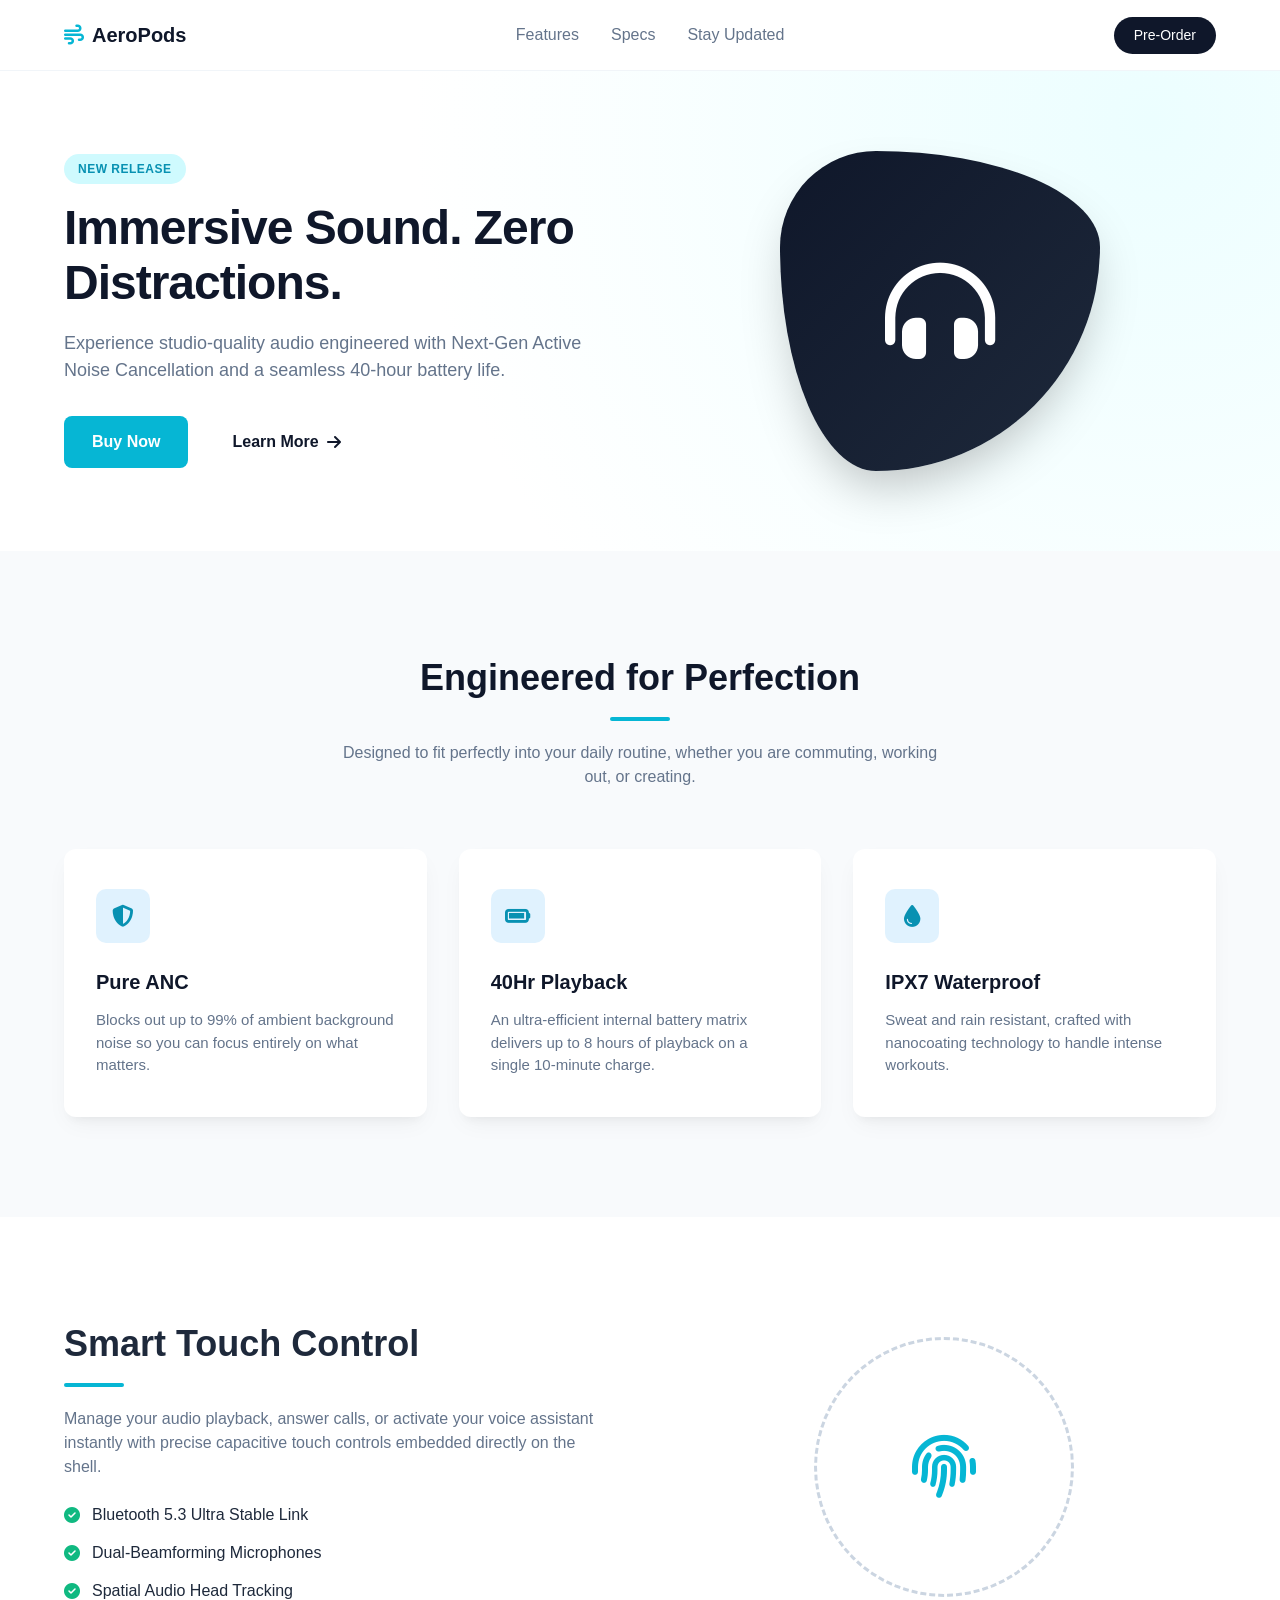
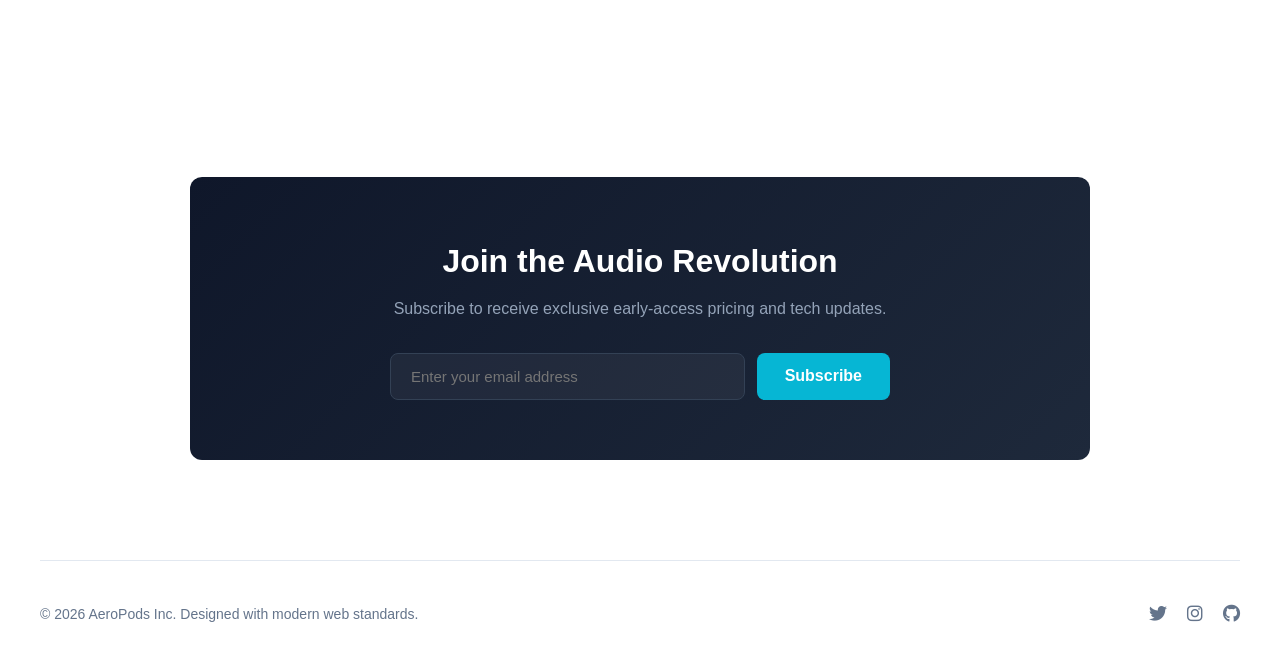
<file: task-2-Landing-Page/index.html>
<!DOCTYPE html>
<html lang="en">
<head>
    <meta charset="UTF-8">
    <meta name="viewport" content="width=device-width, initial-scale=1.0">
    <title>AeroPods | The Future of Sound</title>
    <link rel="stylesheet" href="style.css">
    <link rel="stylesheet" href="https://cdnjs.cloudflare.com/ajax/libs/font-awesome/6.4.0/css/all.min.css">
</head>
<body>

    <nav class="navbar">
        <div class="container nav-container">
            <a href="#" class="logo"><i class="fas fa-wind"></i> AeroPods</a>
            <ul class="nav-links">
                <li><a href="#features">Features</a></li>
                <li><a href="#specs">Specs</a></li>
                <li><a href="#newsletter">Stay Updated</a></li>
            </ul>
            <a href="#buy" class="nav-btn">Pre-Order</a>
        </div>
    </nav>

    <header class="hero">
        <div class="container hero-grid">
            <div class="hero-text">
                <span class="badge">New Release</span>
                <h1>Immersive Sound. Zero Distractions.</h1>
                <p>Experience studio-quality audio engineered with Next-Gen Active Noise Cancellation and a seamless 40-hour battery life.</p>
                <div class="hero-cta">
                    <a href="#buy" class="btn btn-primary">Buy Now</a>
                    <a href="#features" class="btn btn-secondary">Learn More <i class="fas fa-arrow-right"></i></a>
                </div>
            </div>
            <div class="hero-image">
                <div class="product-blob">
                    <i class="fas fa-headphones-alt"></i>
                </div>
            </div>
        </div>
    </header>

    <section id="features" class="features-section">
        <div class="container">
            <div class="section-header">
                <h2>Engineered for Perfection</h2>
                <div class="accent-line"></div>
                <p>Designed to fit perfectly into your daily routine, whether you are commuting, working out, or creating.</p>
            </div>
            
            <div class="features-grid">
                <div class="feature-card">
                    <div class="icon-box"><i class="fas fa-shield-halved"></i></div>
                    <h3>Pure ANC</h3>
                    <p>Blocks out up to 99% of ambient background noise so you can focus entirely on what matters.</p>
                </div>
                <div class="feature-card">
                    <div class="icon-box"><i class="fas fa-battery-full"></i></div>
                    <h3>40Hr Playback</h3>
                    <p>An ultra-efficient internal battery matrix delivers up to 8 hours of playback on a single 10-minute charge.</p>
                </div>
                <div class="feature-card">
                    <div class="icon-box"><i class="fas fa-tint"></i></div>
                    <h3>IPX7 Waterproof</h3>
                    <p>Sweat and rain resistant, crafted with nanocoating technology to handle intense workouts.</p>
                </div>
            </div>
        </div>
    </section>

    <section id="specs" class="specs-section">
        <div class="container specs-grid">
            <div class="specs-content">
                <h2>Smart Touch Control</h2>
                <div class="accent-line left"></div>
                <p>Manage your audio playback, answer calls, or activate your voice assistant instantly with precise capacitive touch controls embedded directly on the shell.</p>
                <ul class="specs-list">
                    <li><i class="fas fa-check-circle"></i> Bluetooth 5.3 Ultra Stable Link</li>
                    <li><i class="fas fa-check-circle"></i> Dual-Beamforming Microphones</li>
                    <li><i class="fas fa-check-circle"></i> Spatial Audio Head Tracking</li>
                </ul>
            </div>
            <div class="specs-graphic">
                <div class="circle-ui">
                    <i class="fas fa-fingerprint"></i>
                </div>
            </div>
        </div>
    </section>

    <section id="newsletter" class="newsletter-section">
        <div class="container newsletter-box">
            <h2>Join the Audio Revolution</h2>
            <p>Subscribe to receive exclusive early-access pricing and tech updates.</p>
            <form class="newsletter-form" onsubmit="event.preventDefault();">
                <input type="email" placeholder="Enter your email address" required>
                <button type="submit" class="btn btn-primary">Subscribe</button>
            </form>
        </div>
    </section>

    <footer>
        <div class="container footer-content">
            <p>© 2026 AeroPods Inc. Designed with modern web standards.</p>
            <div class="footer-socials">
                <a href="#"><i class="fab fa-twitter"></i></a>
                <a href="#"><i class="fab fa-instagram"></i></a>
                <a href="#"><i class="fab fa-github"></i></a>
            </div>
        </div>
    </footer>

</body>
</html>
</file>
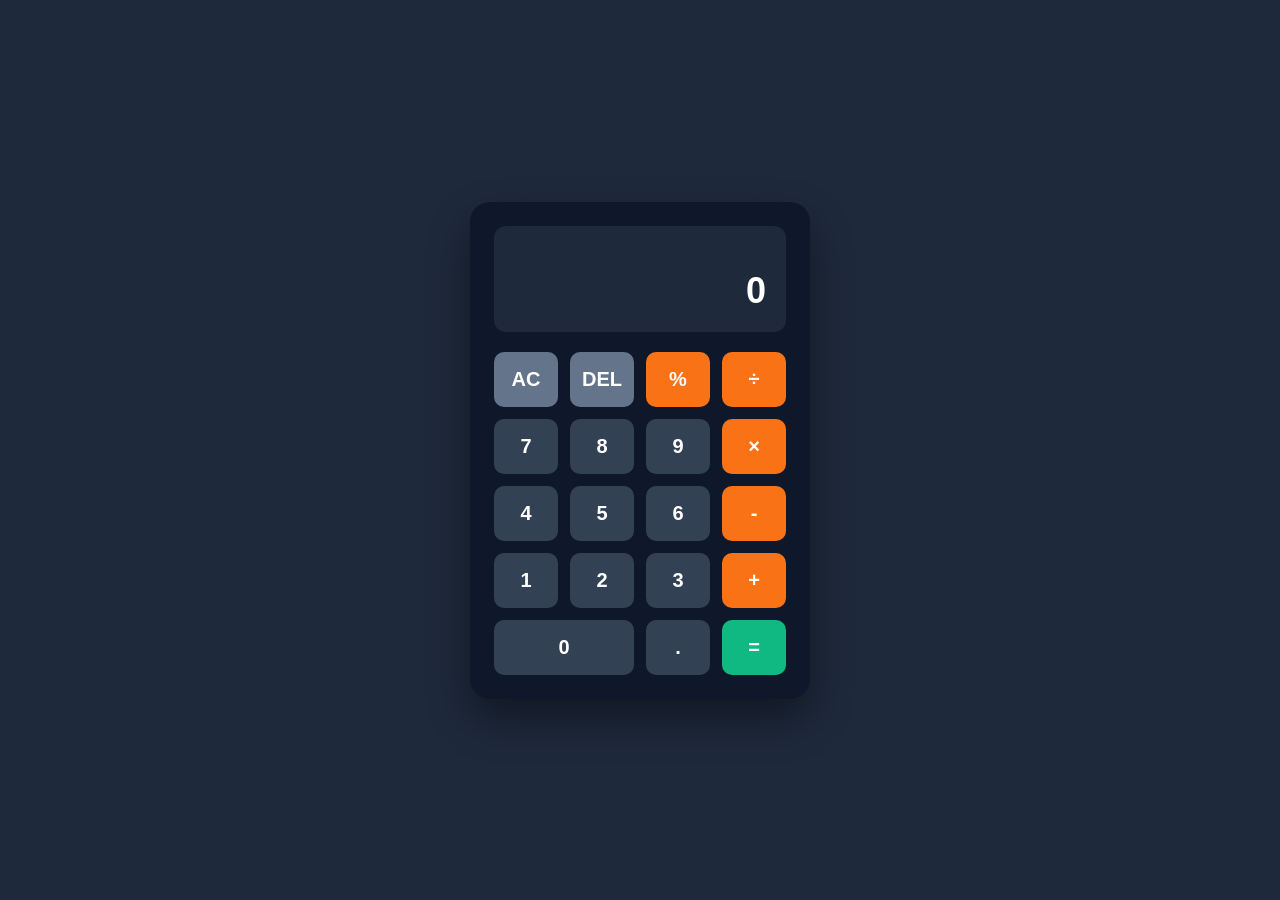
<file: task-3-Calculator/index.html>
<!DOCTYPE html>
<html lang="en">
<head>
    <meta charset="UTF-8">
    <meta name="viewport" content="width=device-width, initial-scale=1.0">
    <title>CodSoft Task 3 | Standard Calculator</title>
    <link rel="stylesheet" href="style.css">
</head>
<body>

    <div class="calculator">
        <div class="display">
            <div class="previous-operand" id="previous-display"></div>
            <div class="current-operand" id="current-display">0</div>
        </div>

        <div class="buttons">
            <button class="btn fn" data-action="clear">AC</button>
            <button class="btn fn" data-action="delete">DEL</button>
            <button class="btn op" data-value="%">%</button>
            <button class="btn op" data-value="/">÷</button>

            <button class="btn" data-value="7">7</button>
            <button class="btn" data-value="8">8</button>
            <button class="btn" data-value="9">9</button>
            <button class="btn op" data-value="*">×</button>

            <button class="btn" data-value="4">4</button>
            <button class="btn" data-value="5">5</button>
            <button class="btn" data-value="6">6</button>
            <button class="btn op" data-value="-">-</button>

            <button class="btn" data-value="1">1</button>
            <button class="btn" data-value="2">2</button>
            <button class="btn" data-value="3">3</button>
            <button class="btn op" data-value="+">+</button>

            <button class="btn zero" data-value="0">0</button>
            <button class="btn" data-value=".">.</button>
            <button class="btn equal" data-action="calculate">=</button>
        </div>
    </div>

    <script src="script.js"></script>
</body>
</html>
</file>
<file: task-2-Landing-Page/style.css>
:root {
    --primary: #0f172a;
    --accent: #06b6d4;
    --accent-hover: #0891b2;
    --text-dark: #1e293b;
    --text-light: #64748b;
    --bg-light: #f8fafc;
    --bg-white: #ffffff;
    --radius: 12px;
    --shadow: 0 10px 25px -5px rgba(0, 0, 0, 0.05), 0 8px 10px -6px rgba(0, 0, 0, 0.05);
    --transition: all 0.3s cubic-bezier(0.4, 0, 0.2, 1);
}

* {
    margin: 0;
    padding: 0;
    box-sizing: border-box;
}

html {
    scroll-behavior: smooth;
}

body {
    font-family: -apple-system, BlinkMacSystemFont, "Segoe UI", Roboto, Helvetica, Arial, sans-serif;
    color: var(--text-dark);
    background-color: var(--bg-white);
    line-height: 1.5;
}

.container {
    max-width: 1200px;
    margin: 0 auto;
    padding: 0 24px;
}

.navbar {
    position: sticky;
    top: 0;
    background: rgba(255, 255, 255, 0.85);
    backdrop-filter: blur(12px);
    z-index: 1000;
    border-bottom: 1px solid #f1f5f9;
}

.nav-container {
    display: flex;
    justify-content: space-between;
    align-items: center;
    height: 70px;
}

.logo {
    font-size: 20px;
    font-weight: 700;
    color: var(--primary);
    text-decoration: none;
    display: flex;
    align-items: center;
    gap: 8px;
}

.logo i {
    color: var(--accent);
}

.nav-links {
    display: flex;
    list-style: none;
    gap: 32px;
}

.nav-links a {
    text-decoration: none;
    color: var(--text-light);
    font-weight: 500;
    transition: var(--transition);
}

.nav-links a:hover {
    color: var(--accent);
}

.nav-btn {
    text-decoration: none;
    background: var(--primary);
    color: var(--bg-white);
    padding: 8px 20px;
    border-radius: 30px;
    font-weight: 500;
    font-size: 14px;
    transition: var(--transition);
}

.nav-btn:hover {
    background: var(--accent);
    transform: translateY(-1px);
}

.hero {
    padding: 80px 0;
    background: radial-gradient(circle at 90% 10%, #ecfeff 0%, var(--bg-white) 60%);
    overflow: hidden;
}

.hero-grid {
    display: grid;
    grid-template-columns: 1fr 1fr;
    gap: 48px;
    align-items: center;
}

.hero-text {
    max-width: 540px;
}

.badge {
    background: #cffafe;
    color: var(--accent-hover);
    padding: 6px 14px;
    border-radius: 20px;
    font-size: 12px;
    font-weight: 600;
    text-transform: uppercase;
    letter-spacing: 0.5px;
    display: inline-block;
    margin-bottom: 16px;
}

.hero h1 {
    font-size: 48px;
    font-weight: 800;
    line-height: 1.15;
    letter-spacing: -1px;
    margin-bottom: 20px;
    color: var(--primary);
}

.hero p {
    font-size: 18px;
    color: var(--text-light);
    margin-bottom: 32px;
}

.hero-cta {
    display: flex;
    gap: 16px;
}

.btn {
    display: inline-flex;
    align-items: center;
    gap: 8px;
    padding: 14px 28px;
    border-radius: 8px;
    font-size: 16px;
    font-weight: 600;
    text-decoration: none;
    transition: var(--transition);
    cursor: pointer;
    border: none;
}

.btn-primary {
    background: var(--accent);
    color: var(--bg-white);
}

.btn-primary:hover {
    background: var(--accent-hover);
    transform: translateY(-2px);
    box-shadow: 0 10px 20px -10px var(--accent);
}

.btn-secondary {
    background: transparent;
    color: var(--primary);
}

.btn-secondary:hover {
    color: var(--accent);
    transform: translateX(4px);
}

.hero-image {
    display: flex;
    justify-content: center;
    align-items: center;
}

.product-blob {
    width: 320px;
    height: 320px;
    background: linear-gradient(135deg, var(--primary) 0%, #1e293b 100%);
    border-radius: 30% 70% 70% 30% / 30% 30% 70% 70%;
    display: flex;
    justify-content: center;
    align-items: center;
    box-shadow: 0 25px 50px -12px rgba(0,0,0,0.25);
    animation: morphing 8s ease-in-out infinite alternate;
}

.product-blob i {
    font-size: 110px;
    color: var(--bg-white);
}

@keyframes morphing {
    0% { border-radius: 30% 70% 70% 30% / 30% 30% 70% 70%; }
    100% { border-radius: 65% 35% 48% 52% / 40% 55% 45% 60%; }
}

.features-section {
    padding: 100px 0;
    background-color: var(--bg-light);
}

.section-header {
    text-align: center;
    max-width: 600px;
    margin: 0 auto 60px auto;
}

.section-header h2 {
    font-size: 36px;
    font-weight: 700;
    color: var(--primary);
    margin-bottom: 12px;
}

.accent-line {
    width: 60px;
    height: 4px;
    background: var(--accent);
    margin: 0 auto 20px auto;
    border-radius: 2px;
}

.accent-line.left {
    margin: 0 0 20px 0;
}

.section-header p {
    color: var(--text-light);
}

.features-grid {
    display: grid;
    grid-template-columns: repeat(auto-fit, minmax(280px, 1fr));
    gap: 32px;
}

.feature-card {
    background: var(--bg-white);
    padding: 40px 32px;
    border-radius: var(--radius);
    box-shadow: var(--shadow);
    transition: var(--transition);
}

.feature-card:hover {
    transform: translateY(-6px);
}

.icon-box {
    width: 54px;
    height: 54px;
    background: #e0f2fe;
    color: var(--accent-hover);
    border-radius: 10px;
    display: flex;
    justify-content: center;
    align-items: center;
    font-size: 22px;
    margin-bottom: 24px;
}

.feature-card h3 {
    font-size: 20px;
    font-weight: 600;
    margin-bottom: 12px;
    color: var(--primary);
}

.feature-card p {
    color: var(--text-light);
    font-size: 15px;
}

.specs-section {
    padding: 100px 0;
}

.specs-grid {
    display: grid;
    grid-template-columns: 1fr 1fr;
    gap: 64px;
    align-items: center;
}

.specs-content h2 {
    font-size: 36px;
    font-weight: 700;
    margin-bottom: 12px;
}

.specs-content p {
    color: var(--text-light);
    margin-bottom: 24px;
}

.specs-list {
    list-style: none;
}

.specs-list li {
    display: flex;
    align-items: center;
    gap: 12px;
    margin-bottom: 14px;
    font-weight: 500;
    color: var(--text-dark);
}

.specs-list li i {
    color: #10b981;
}

.specs-graphic {
    display: flex;
    justify-content: center;
}

.circle-ui {
    width: 260px;
    height: 260px;
    border: 3px dashed #cbd5e1;
    border-radius: 50%;
    display: flex;
    justify-content: center;
    align-items: center;
    position: relative;
}

.circle-ui i {
    font-size: 64px;
    color: var(--accent);
    animation: pulse 2s infinite;
}

@keyframes pulse {
    0% { transform: scale(0.95); opacity: 0.8; }
    50% { transform: scale(1.05); opacity: 1; }
    100% { transform: scale(0.95); opacity: 0.8; }
}

.newsletter-section {
    padding: 60px 0 100px 0;
}

.newsletter-box {
    background: linear-gradient(135deg, var(--primary) 0%, #1e293b 100%);
    color: var(--bg-white);
    padding: 60px 40px;
    border-radius: var(--radius);
    text-align: center;
    max-width: 900px;
}

.newsletter-box h2 {
    font-size: 32px;
    font-weight: 700;
    margin-bottom: 12px;
}

.newsletter-box p {
    color: #94a3b8;
    margin-bottom: 32px;
}

.newsletter-form {
    display: flex;
    justify-content: center;
    gap: 12px;
    max-width: 500px;
    margin: 0 auto;
}

.newsletter-form input {
    flex: 1;
    padding: 14px 20px;
    border-radius: 8px;
    border: 1px solid #334155;
    background: rgba(255, 255, 255, 0.05);
    color: var(--bg-white);
    font-size: 15px;
    outline: none;
    transition: var(--transition);
}

.newsletter-form input:focus {
    border-color: var(--accent);
    background: rgba(255, 255, 255, 0.1);
}

.footer-content {
    display: flex;
    justify-content: space-between;
    align-items: center;
    padding: 40px 0;
    border-top: 1px solid #e2e8f0;
    color: var(--text-light);
    font-size: 14px;
}

.footer-socials {
    display: flex;
    gap: 20px;
}

.footer-socials a {
    color: var(--text-light);
    font-size: 18px;
    transition: var(--transition);
}

.footer-socials a:hover {
    color: var(--accent);
}

@media (max-width: 768px) {
    .nav-links { display: none; }
    .hero-grid, .specs-grid { grid-template-columns: 1fr; text-align: center; gap: 40px; }
    .hero h1 { font-size: 36px; }
    .hero-cta { justify-content: center; }
    .accent-line.left { margin: 0 auto 20px auto; }
    .specs-list li { justify-content: center; }
    .newsletter-form { flex-direction: column; }
    .footer-content { flex-direction: column; gap: 20px; text-align: center; }
}
</file>
<file: task-3-Calculator/style.css>
* {
    margin: 0;
    padding: 0;
    box-sizing: border-box;
    font-family: -apple-system, BlinkMacSystemFont, "Segoe UI", Roboto, sans-serif;
}

body {
    background: #1e293b;
    display: flex;
    justify-content: center;
    align-items: center;
    min-height: 100vh;
}

.calculator {
    width: 340px;
    background: #0f172a;
    padding: 24px;
    border-radius: 20px;
    box-shadow: 0 20px 40px rgba(0, 0, 0, 0.4);
}

.display {
    background: #1e293b;
    padding: 20px;
    border-radius: 12px;
    text-align: right;
    margin-bottom: 20px;
    min-height: 100px;
    display: flex;
    flex-direction: column;
    justify-content: space-between;
    word-wrap: break-word;
    word-break: break-all;
}

.previous-operand {
    color: #94a3b8;
    font-size: 16px;
    min-height: 24px;
}

.current-operand {
    color: #ffffff;
    font-size: 36px;
    font-weight: 600;
}

.buttons {
    display: grid;
    grid-template-columns: repeat(4, 1fr);
    gap: 12px;
}

.btn {
    border: none;
    background: #334155;
    color: #ffffff;
    font-size: 20px;
    font-weight: 600;
    padding: 16px 0;
    border-radius: 10px;
    cursor: pointer;
    transition: background 0.1s ease;
}

.btn:hover {
    background: #475569;
}

.btn.op {
    background: #f97316;
}

.btn.op:hover {
    background: #ea580c;
}

.btn.fn {
    background: #64748b;
}

.btn.fn:hover {
    background: #475569;
}

.btn.zero {
    grid-column: span 2;
}

.btn.equal {
    background: #10b981;
}

.btn.equal:hover {
    background: #059669;
}
</file>
